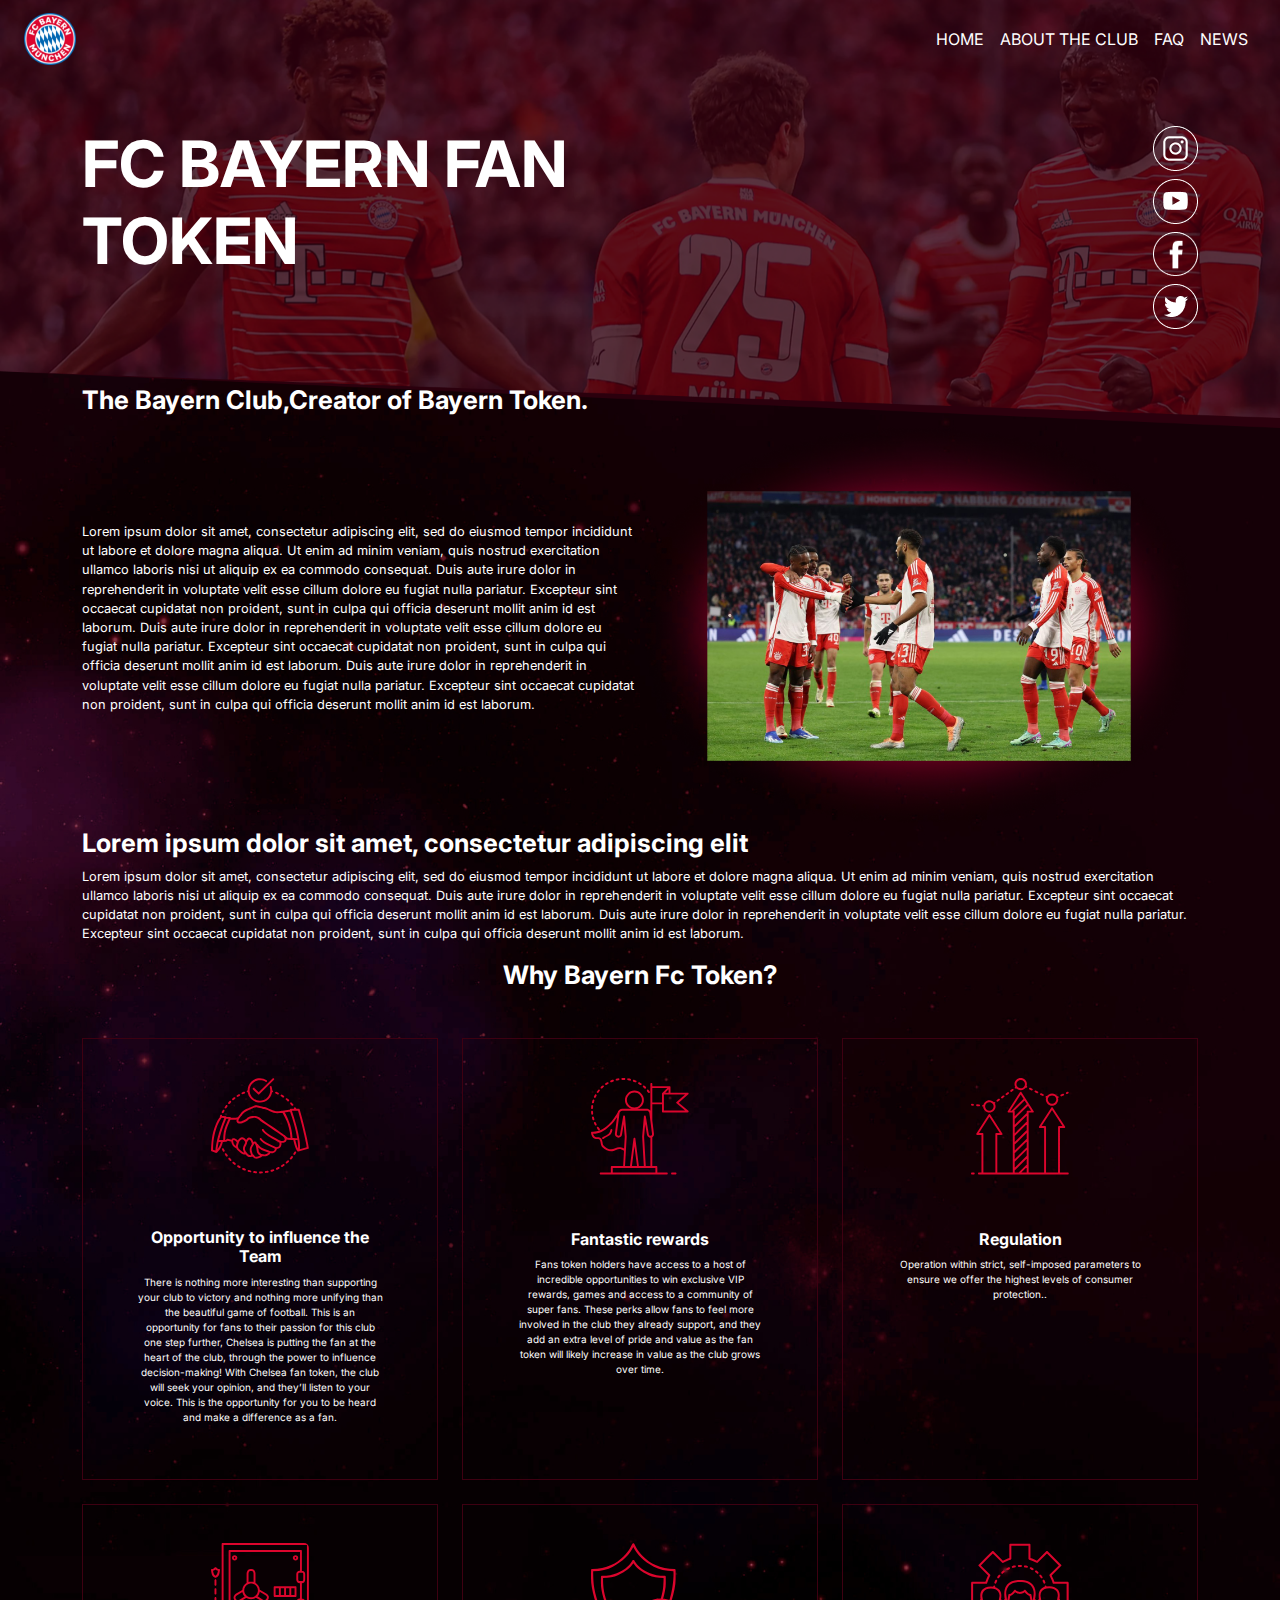
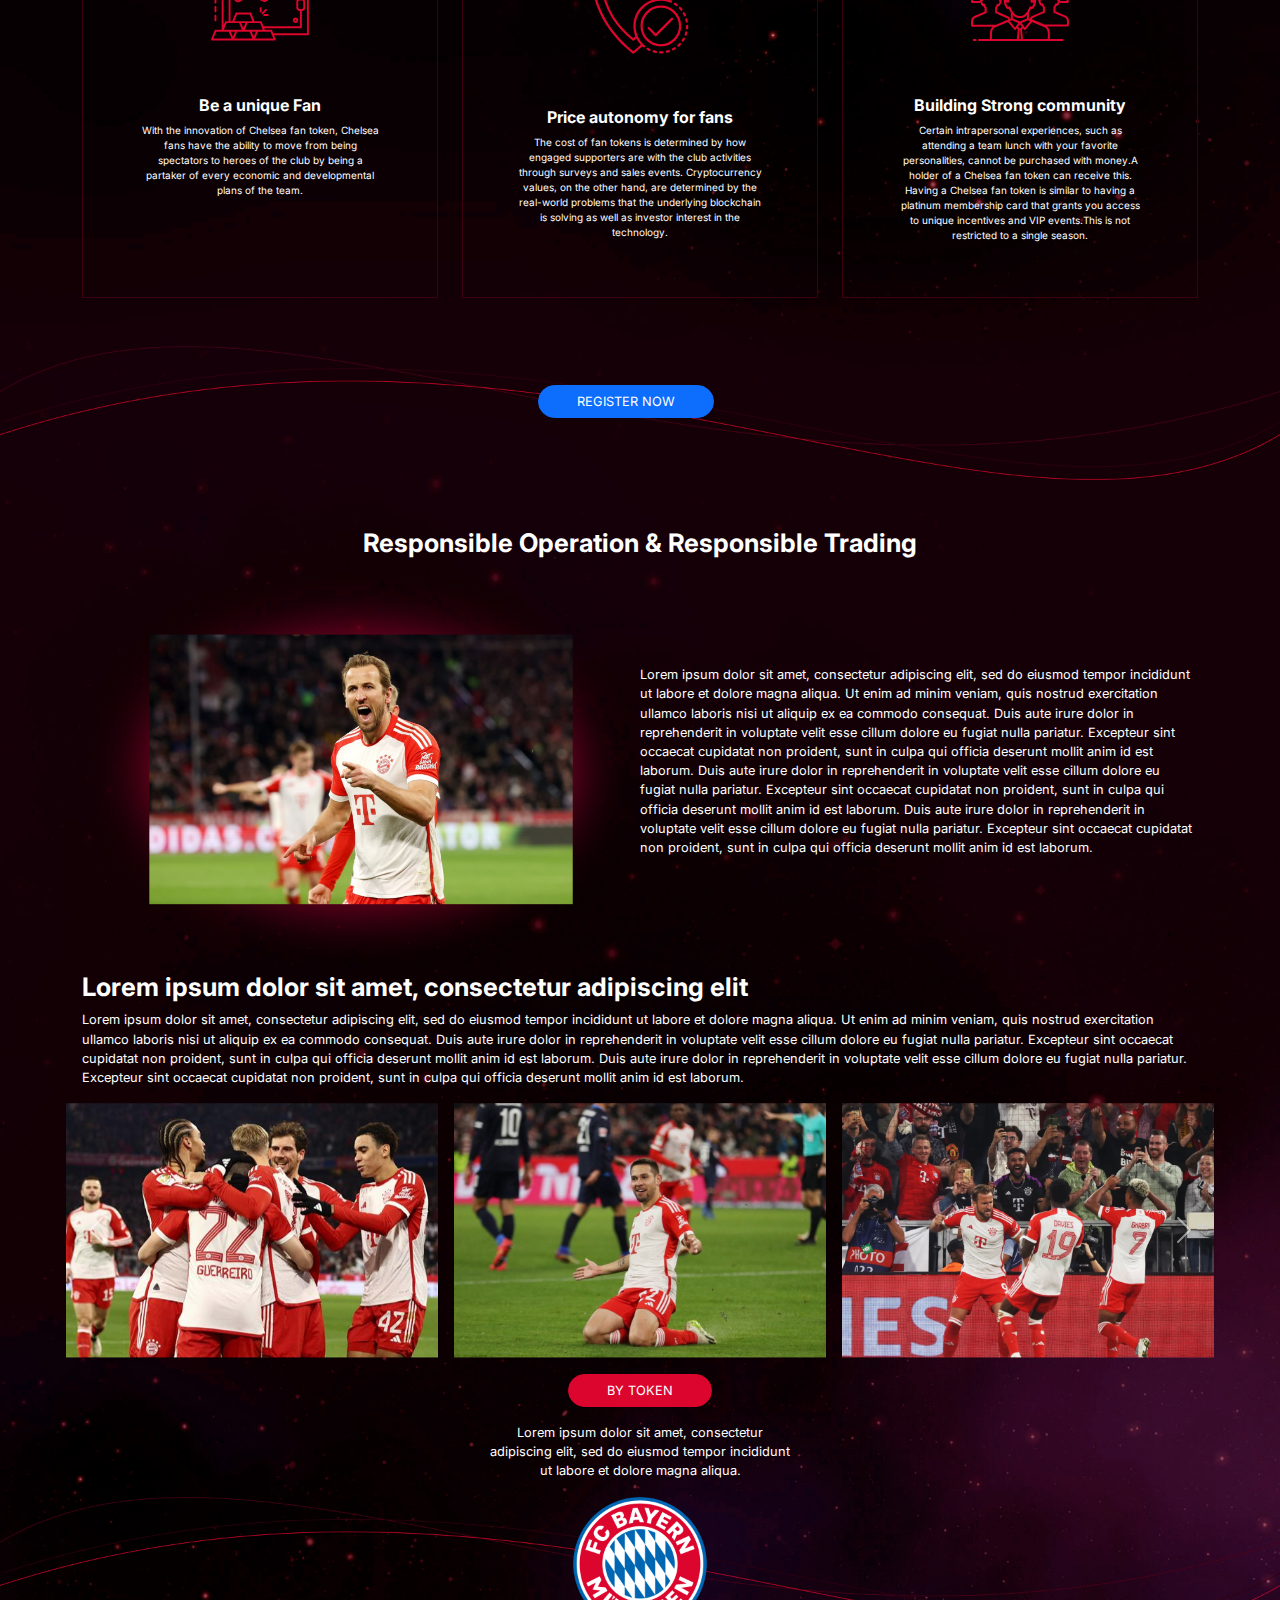
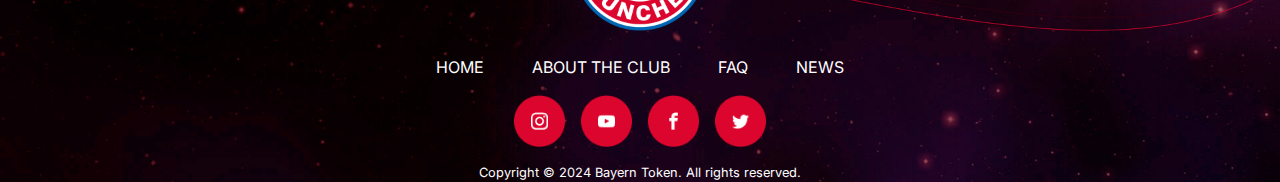
<file: about.html>
<!DOCTYPE html>
<html lang="en">
<head>
    <meta charset="UTF-8">
    <meta name="viewport" content="width=device-width, initial-scale=1.0">

    <link rel="stylesheet" href="bootstrap.css">
    <link rel="stylesheet" href="style.css">

    <link rel="preconnect" href="https://fonts.googleapis.com">
    <link rel="preconnect" href="https://fonts.gstatic.com" crossorigin>
    <link href="https://fonts.googleapis.com/css2?family=Eczar:wght@400..800&family=Inter:ital,opsz,wght@0,14..32,100..900;1,14..32,100..900&family=Montserrat+Alternates:ital,wght@0,100;0,200;0,300;0,400;0,500;0,600;0,700;0,800;0,900;1,100;1,200;1,300;1,400;1,500;1,600;1,700;1,800;1,900&display=swap" rel="stylesheet">

    <title>About the Club</title>
</head>
<body class="about">
  <div class="container-fluid ">
    <nav class="navbar navbar-expand-lg">
      <div class="d-flex container-fluid justify-content-between">
        <a class="navbar-brand" href="index.html">
          <img src="img/logo.png" alt="logo">
        </a>
        <button class="navbar-toggler" type="button" data-bs-toggle="collapse" data-bs-target="#navbarNav" aria-controls="navbarNav" aria-expanded="false" aria-label="Переключатель навигации">
          <img class="navbar-toggler-icon" src="img/menu.svg">
        </button>
        <div class="collapse navbar-collapse justify-content-end" id="navbarNav">
          <ul class="navbar-nav">
            <li class="nav-item">
              <a class="nav-link" aria-current="page" href="index.html">HOME</a>
            </li>
            <li class="nav-item">
              <a class="nav-link" href="about.html">ABOUT THE CLUB</a>
            </li>
            <li class="nav-item">
              <a class="nav-link red" href="FAQ.html">FAQ</a>
            </li>
            <li class="nav-item">
              <a class="nav-link red" href="news.html">NEWS</a>
            </li>
          </ul>
        </div>
      </div>
    </nav>
  </div>
  
  <div class="container-fluid d-flex align-items-center mt-5 mb-5">
    <div class="container" id="main">
      <div class="row">
        <div class="col-6">
          <h1>FC BAYERN FAN TOKEN</h1>
        </div>
        <div class="col d-flex justify-content-end align-items-center">
          <div class="d-flex flex-column">
            <img src="img/instagram.png" width="30" class="mb-2 media">
            <img src="img/youtube.png"  width="30" class="mb-2 media">
            <img src="img/facebook.png"  width="30" class="mb-2 media">
            <img src="img/twitter.png"  width="30" class="mb-2 media">
          </div>
        </div>
      </div>
    </div>
  </div>

  <div class="container">
    <h5>The Bayern Club,Creator of Bayern Token.</h5>
    <div class="d-flex align-items-center">
      <p class="col">Lorem ipsum dolor sit amet, consectetur adipiscing elit, sed do eiusmod tempor incididunt ut labore et dolore magna aliqua. Ut enim ad minim veniam, quis nostrud exercitation ullamco laboris nisi ut aliquip ex ea commodo consequat. Duis aute irure dolor in reprehenderit in voluptate velit esse cillum dolore eu fugiat nulla pariatur. Excepteur sint occaecat cupidatat non proident, sunt in culpa qui officia deserunt mollit anim id est laborum.

      Duis aute irure dolor in reprehenderit in voluptate velit esse cillum dolore eu fugiat nulla pariatur. Excepteur sint occaecat cupidatat non proident, sunt in culpa qui officia deserunt mollit anim id est laborum.
      
      Duis aute irure dolor in reprehenderit in voluptate velit esse cillum dolore eu fugiat nulla pariatur. Excepteur sint occaecat cupidatat non proident, sunt in culpa qui officia deserunt mollit anim id est laborum.</p>
      <img src="img/BayernClub.png" class="col-6">
    </div>
  </div>

  <div class="container">
    <h5>Lorem ipsum dolor sit amet, consectetur adipiscing elit</h5>
    <p>Lorem ipsum dolor sit amet, consectetur adipiscing elit, sed do eiusmod tempor incididunt ut labore et dolore magna aliqua. Ut enim ad minim veniam, quis nostrud exercitation ullamco laboris nisi ut aliquip ex ea commodo consequat. Duis aute irure dolor in reprehenderit in voluptate velit esse cillum dolore eu fugiat nulla pariatur. Excepteur sint occaecat cupidatat non proident, sunt in culpa qui officia deserunt mollit anim id est laborum.

      Duis aute irure dolor in reprehenderit in voluptate velit esse cillum dolore eu fugiat nulla pariatur. Excepteur sint occaecat cupidatat non proident, sunt in culpa qui officia deserunt mollit anim id est laborum.</p>
  </div>

  <h5 class="text-center">Why Bayern Fc Token?</h5>

  <div class="container mb-5 mt-5">
    <div class="row row-cols-1 row-cols-md-3 g-4">
      <div class="col">
        <div class="card h-100 clear">
          <img src="img/card1.svg" class="card-img-top" alt="...">
          <div class="card-body">
            <h5 class="card-title text-center">Opportunity to influence the Team</h5>
            <p class="card-text text-center">There is nothing more interesting than
              supporting your club to victory and nothing
              more unifying than the beautiful game of
              football. This is an opportunity for fans to their
              passion for this club one step further, Chelsea is
              putting the fan at the heart of the club, through
              the power to influence decision-making! With
              Chelsea fan token, the club will seek your
              opinion, and they’ll listen to your voice. This is
              the opportunity for you to be heard and make a
              difference as a fan.</p>
          </div>
        </div>
      </div>
      <div class="col">
        <div class="card h-100 clear">
          <img src="img/card2.svg" class="card-img-top" alt="...">
          <div class="card-body">
            <h5 class="card-title text-center">Fantastic rewards</h5>
            <p class="card-text text-center">Fans token holders have access to a host of
              incredible opportunities to win exclusive VIP
              rewards, games and access to a community of
              super fans. These perks allow fans to feel more
              involved in the club they already support, and
              they add an extra level of pride and value as the
              fan token will likely increase in value as the club
              grows over time.</p>
          </div>
        </div>
      </div>
      <div class="col">
        <div class="card h-100 clear">
          <img src="img/card3.svg" class="card-img-top" alt="...">
          <div class="card-body">
            <h5 class="card-title text-center">Regulation</h5>
            <p class="card-text text-center">Operation within strict, self-imposed
              parameters to ensure we offer the highest
              levels of consumer protection..</p>
          </div>
        </div>
      </div>
      <div class="col">
        <div class="card h-100 clear">
          <img src="img/card4.svg" class="card-img-top" alt="...">
          <div class="card-body">
            <h5 class="card-title text-center">Be a unique Fan</h5>
            <p class="card-text text-center">With the innovation of Chelsea fan token,
              Chelsea fans have the ability to move from
              being spectators to heroes of the club by being
              a partaker of every economic and
              developmental plans of the team.</p>
          </div>
        </div>
      </div>
      <div class="col">
        <div class="card h-100 clear">
          <img src="img/card5.svg" class="card-img-top" alt="...">
          <div class="card-body">
            <h5 class="card-title text-center">Price autonomy for fans</h5>
            <p class="card-text text-center">The cost of fan tokens is determined by how
              engaged supporters are with the club activities
              through surveys and sales events.
              Cryptocurrency values, on the other hand, are
              determined by the real-world problems that the
              underlying blockchain is solving as well as
              investor interest in the technology.</p>
          </div>
        </div>
      </div>
      <div class="col">
        <div class="card h-100 clear">
          <img src="img/card6.svg" class="card-img-top" alt="...">
          <div class="card-body">
            <h5 class="card-title text-center">Building Strong community</h5>
            <p class="card-text text-center">Certain intrapersonal experiences, such as
              attending a team lunch with your favorite
              personalities, cannot be purchased with
              money.A holder of a Chelsea fan token can
              receive this. Having a Chelsea fan token is
              similar to having a platinum membership card
              that grants you access to unique incentives and
              VIP events.This is not restricted to a single
              season.</p>
          </div>
        </div>
      </div>
    </div>
  </div>

  <div class="text-center position-relative">
    <img src="img/registerNow.png">
    <a class="btn btn-primary register" href="signUp.html" role="button">REGISTER NOW</a>
  </div>

  <h5 class="text-center mt-5">Responsible Operation & Responsible Trading</h5> 

  <div class=" container d-flex align-items-center">
    <img src="img/Responsible.png" class="col-6">
    <p class="col">Lorem ipsum dolor sit amet, consectetur adipiscing elit, sed do eiusmod tempor incididunt ut labore et dolore magna aliqua. Ut enim ad minim veniam, quis nostrud exercitation ullamco laboris nisi ut aliquip ex ea commodo consequat. Duis aute irure dolor in reprehenderit in voluptate velit esse cillum dolore eu fugiat nulla pariatur. Excepteur sint occaecat cupidatat non proident, sunt in culpa qui officia deserunt mollit anim id est laborum.

      Duis aute irure dolor in reprehenderit in voluptate velit esse cillum dolore eu fugiat nulla pariatur. Excepteur sint occaecat cupidatat non proident, sunt in culpa qui officia deserunt mollit anim id est laborum.
      
      Duis aute irure dolor in reprehenderit in voluptate velit esse cillum dolore eu fugiat nulla pariatur. Excepteur sint occaecat cupidatat non proident, sunt in culpa qui officia deserunt mollit anim id est laborum.</p>
  </div>

  <div class="container">
    <h5>Lorem ipsum dolor sit amet, consectetur adipiscing elit</h5>
    <p>Lorem ipsum dolor sit amet, consectetur adipiscing elit, sed do eiusmod tempor incididunt ut labore et dolore magna aliqua. Ut enim ad minim veniam, quis nostrud exercitation ullamco laboris nisi ut aliquip ex ea commodo consequat. Duis aute irure dolor in reprehenderit in voluptate velit esse cillum dolore eu fugiat nulla pariatur. Excepteur sint occaecat cupidatat non proident, sunt in culpa qui officia deserunt mollit anim id est laborum.

      Duis aute irure dolor in reprehenderit in voluptate velit esse cillum dolore eu fugiat nulla pariatur. Excepteur sint occaecat cupidatat non proident, sunt in culpa qui officia deserunt mollit anim id est laborum.</p>
  </div>

  <div id="carouselExampleAutoplaying" class="carousel slide mb-3" data-bs-ride="carousel">
    <div class="carousel-inner">
      <div class="carousel-item active">
        <div class="container d-flex justify-content-center">
          <img src="img/carusel1.png" class="col-4 ms-2 me-2">
          <img src="img/carusel2.png" class="col-4  ms-2 me-2" >
          <img src="img/carusel3.png" class="col-4  ms-2 me-2">
        </div>
      </div>
      <div class="carousel-item">
        <div class="container d-flex justify-content-center">
          <img src="img/carusel1.png" class="col-4 ms-2 me-2">
          <img src="img/carusel2.png" class="col-4  ms-2 me-2" >
          <img src="img/carusel3.png" class="col-4  ms-2 me-2">
        </div>
      </div>
      <div class="carousel-item">
        <div class="container d-flex justify-content-center">
          <img src="img/carusel1.png" class="col-4 ms-2 me-2">
          <img src="img/carusel2.png" class="col-4  ms-2 me-2" >
          <img src="img/carusel3.png" class="col-4  ms-2 me-2">
        </div>
      </div>
    </div>
    <button class="carousel-control-prev" type="button" data-bs-target="#carouselExampleAutoplaying" data-bs-slide="prev">
      <span class="carousel-control-prev-icon" aria-hidden="true"></span>
      <span class="visually-hidden">Предыдущий</span>
    </button>
    <button class="carousel-control-next" type="button" data-bs-target="#carouselExampleAutoplaying" data-bs-slide="next">
      <span class="carousel-control-next-icon" aria-hidden="true"></span>
      <span class="visually-hidden">Следующий</span>
    </button>
  </div>

  <div class="text-center">
    <a class="btn btn-danger mb-3" href="#" role="button">BY TOKEN</a>
    <p>Lorem ipsum dolor sit amet, consectetur <br> adipiscing elit, sed do eiusmod tempor incididunt <br> ut labore et dolore magna aliqua.</p>
  </div>

  <a class="footer" href="index.html">
    <img src="img/footer.png" alt="logo">
  </a>

  <footer class="container-fluid mt-4">
    <div class="d-flex justify-content-center mb-3">
      <a class="nav-link me-5" aria-current="page" href="index.html">HOME</a>
      <a class="nav-link me-5" href="about.html">ABOUT THE CLUB</a>
      <a class="nav-link me-5" href="FAQ.html">FAQ</a>
      <a class="nav-link" href="news.html">NEWS</a>
    </div>

    <div class="d-flex justify-content-center mb-3">
      <a class="" href="#">
        <img src="img/inst.png" class="me-3">
      </a>
      <a class="" href="#">
        <img src="img/youtubeRed.png" class="me-3">
      </a>
      <a class="" href="#">
        <img src="img/facebookred.png" class="me-3">
      </a>
      <a class="" href="#">
        <img src="img/twitterRed.png">
      </a>
    </div>

    <div class="d-flex justify-content-center">
      <span>Copyright © 2024 Bayern Token. All rights reserved.</span>
    </div>
    

  </footer>
  
  <script src="bootstrap.js"></script>
</body>
</html>
</file>
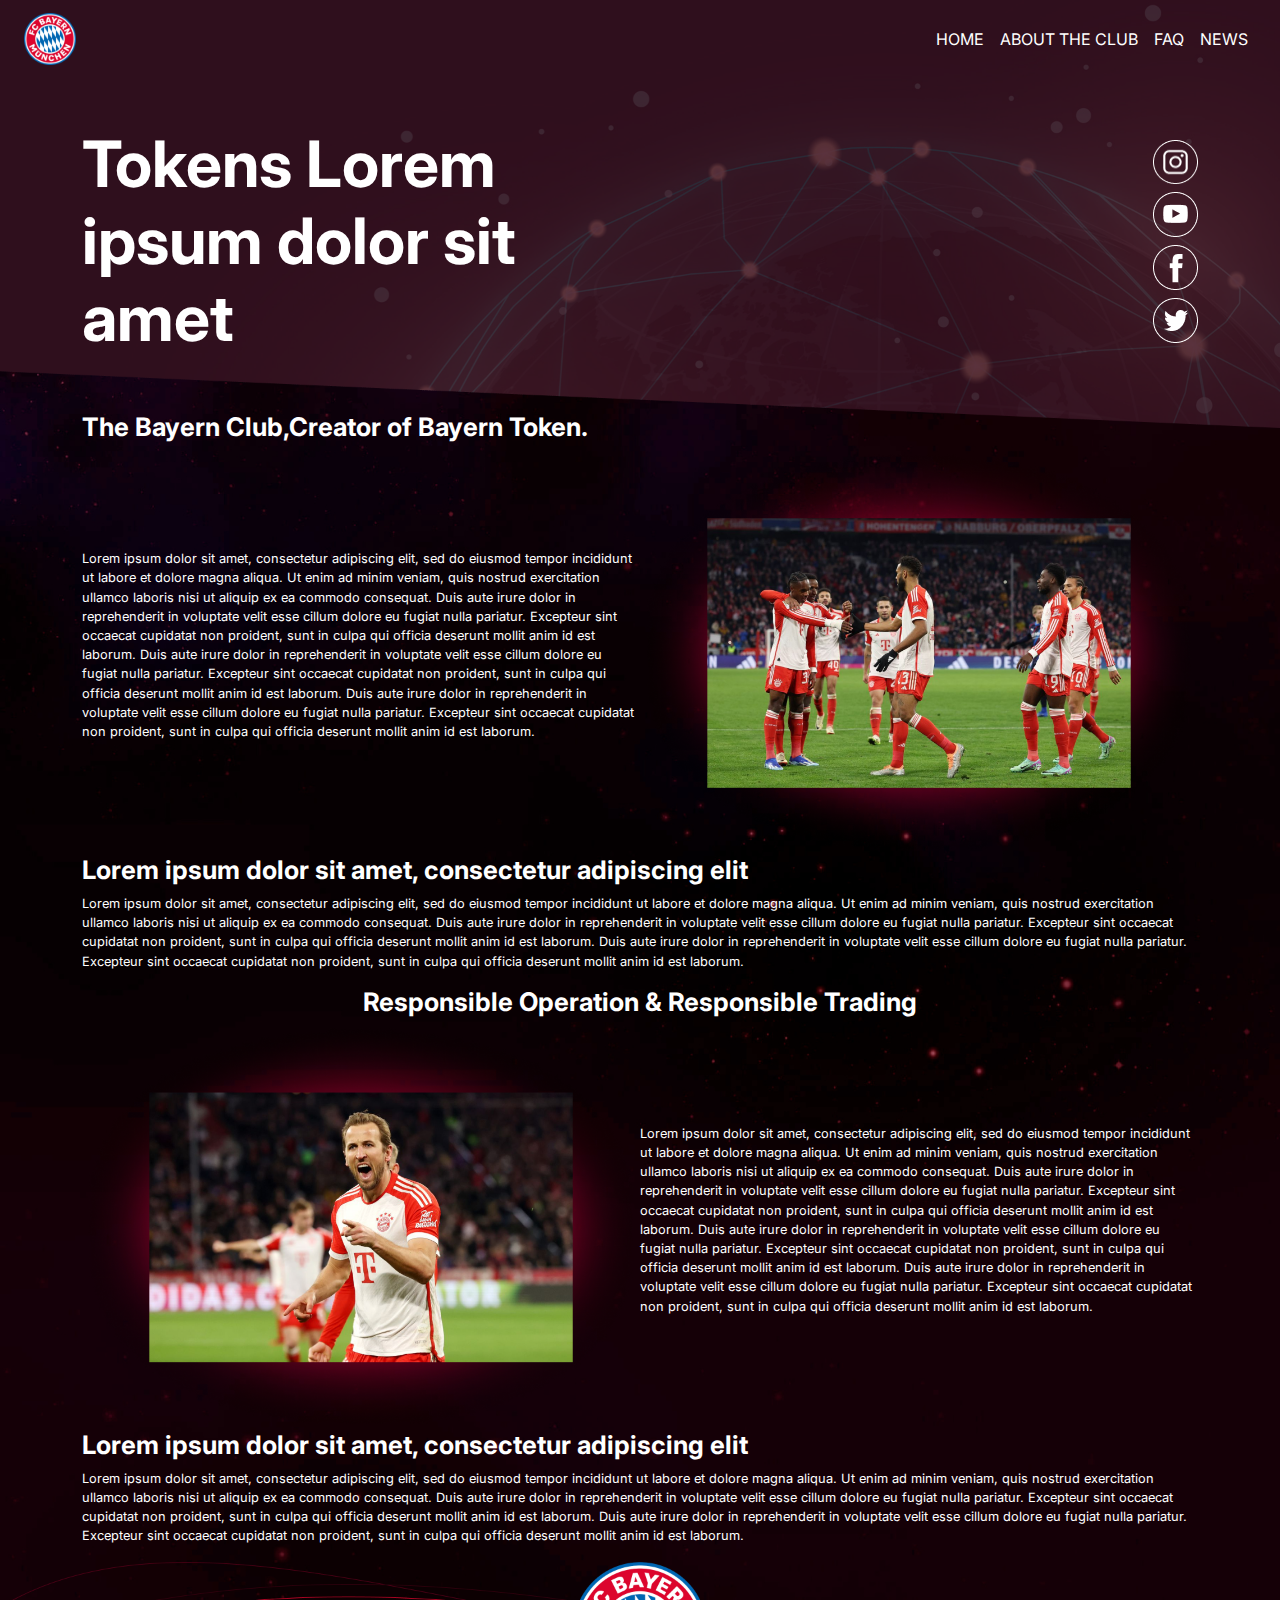
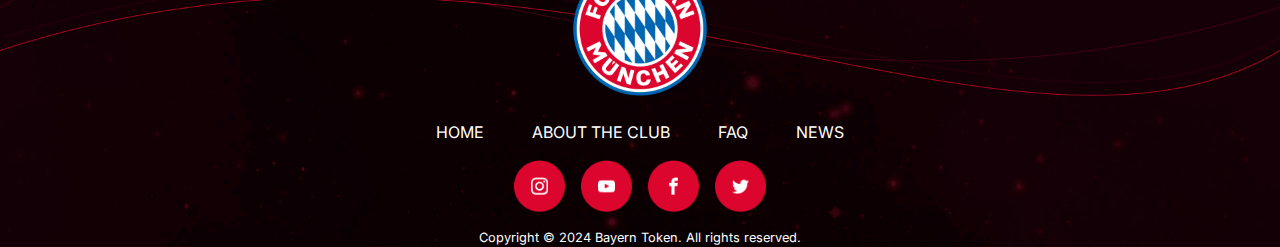
<file: article.html>
<!DOCTYPE html>
<html lang="en">
<head>
    <meta charset="UTF-8">
    <meta name="viewport" content="width=device-width, initial-scale=1.0">

    <link rel="stylesheet" href="bootstrap.css">
    <link rel="stylesheet" href="style.css">

    <link rel="preconnect" href="https://fonts.googleapis.com">
    <link rel="preconnect" href="https://fonts.gstatic.com" crossorigin>
    <link href="https://fonts.googleapis.com/css2?family=Eczar:wght@400..800&family=Inter:ital,opsz,wght@0,14..32,100..900;1,14..32,100..900&family=Montserrat+Alternates:ital,wght@0,100;0,200;0,300;0,400;0,500;0,600;0,700;0,800;0,900;1,100;1,200;1,300;1,400;1,500;1,600;1,700;1,800;1,900&display=swap" rel="stylesheet">

    <title>Article</title>
</head>
<body class="article">

  <div class="container-fluid ">
    <nav class="navbar navbar-expand-lg">
      <div class="d-flex container-fluid justify-content-between">
        <a class="navbar-brand" href="index.html">
          <img src="img/logo.png" alt="logo">
        </a>
        <button class="navbar-toggler" type="button" data-bs-toggle="collapse" data-bs-target="#navbarNav" aria-controls="navbarNav" aria-expanded="false" aria-label="Переключатель навигации">
          <img class="navbar-toggler-icon" src="img/menu.svg">
        </button>
        <div class="collapse navbar-collapse justify-content-end" id="navbarNav">
          <ul class="navbar-nav">
            <li class="nav-item">
              <a class="nav-link" aria-current="page" href="index.html">HOME</a>
            </li>
            <li class="nav-item">
              <a class="nav-link" href="about.html">ABOUT THE CLUB</a>
            </li>
            <li class="nav-item">
              <a class="nav-link red" href="FAQ.html">FAQ</a>
            </li>
            <li class="nav-item">
              <a class="nav-link red" href="news.html">NEWS</a>
            </li>
          </ul>
        </div>
      </div>
    </nav>
  </div>
  
  <div class="container-fluid d-flex align-items-center mt-5 mb-5">
    <div class="container" id="main">
      <div class="row">
        <div class="col-6">
          <h1>Tokens Lorem ipsum dolor sit amet</h1>
        </div>
        <div class="col d-flex justify-content-end align-items-center">
          <div class="d-flex flex-column">
            <img src="img/instagram.png" width="30" class="mb-2 media">
            <img src="img/youtube.png"  width="30" class="mb-2 media">
            <img src="img/facebook.png"  width="30" class="mb-2 media">
            <img src="img/twitter.png"  width="30" class="mb-2 media">
          </div>
        </div>
      </div>
    </div>
  </div>

    <div class="container">
        <h5>The Bayern Club,Creator of Bayern Token.</h5>
        <div class="d-flex align-items-center">
          <p class="col">Lorem ipsum dolor sit amet, consectetur adipiscing elit, sed do eiusmod tempor incididunt ut labore et dolore magna aliqua. Ut enim ad minim veniam, quis nostrud exercitation ullamco laboris nisi ut aliquip ex ea commodo consequat. Duis aute irure dolor in reprehenderit in voluptate velit esse cillum dolore eu fugiat nulla pariatur. Excepteur sint occaecat cupidatat non proident, sunt in culpa qui officia deserunt mollit anim id est laborum.
    
          Duis aute irure dolor in reprehenderit in voluptate velit esse cillum dolore eu fugiat nulla pariatur. Excepteur sint occaecat cupidatat non proident, sunt in culpa qui officia deserunt mollit anim id est laborum.
          
          Duis aute irure dolor in reprehenderit in voluptate velit esse cillum dolore eu fugiat nulla pariatur. Excepteur sint occaecat cupidatat non proident, sunt in culpa qui officia deserunt mollit anim id est laborum.</p>
          <img src="img/BayernClub.png" class="col-6">
        </div>
    </div>

    <div class="container">
        <h5>Lorem ipsum dolor sit amet, consectetur adipiscing elit</h5>
        <p>Lorem ipsum dolor sit amet, consectetur adipiscing elit, sed do eiusmod tempor incididunt ut labore et dolore magna aliqua. Ut enim ad minim veniam, quis nostrud exercitation ullamco laboris nisi ut aliquip ex ea commodo consequat. Duis aute irure dolor in reprehenderit in voluptate velit esse cillum dolore eu fugiat nulla pariatur. Excepteur sint occaecat cupidatat non proident, sunt in culpa qui officia deserunt mollit anim id est laborum.
    
          Duis aute irure dolor in reprehenderit in voluptate velit esse cillum dolore eu fugiat nulla pariatur. Excepteur sint occaecat cupidatat non proident, sunt in culpa qui officia deserunt mollit anim id est laborum.</p>
    </div>

    <h5 class="text-center">Responsible Operation & Responsible Trading</h5> 

    <div class=" container d-flex align-items-center">
        <img src="img/Responsible.png" class="col-6">
        <p class="col">Lorem ipsum dolor sit amet, consectetur adipiscing elit, sed do eiusmod tempor incididunt ut labore et dolore magna aliqua. Ut enim ad minim veniam, quis nostrud exercitation ullamco laboris nisi ut aliquip ex ea commodo consequat. Duis aute irure dolor in reprehenderit in voluptate velit esse cillum dolore eu fugiat nulla pariatur. Excepteur sint occaecat cupidatat non proident, sunt in culpa qui officia deserunt mollit anim id est laborum.

        Duis aute irure dolor in reprehenderit in voluptate velit esse cillum dolore eu fugiat nulla pariatur. Excepteur sint occaecat cupidatat non proident, sunt in culpa qui officia deserunt mollit anim id est laborum.
        
        Duis aute irure dolor in reprehenderit in voluptate velit esse cillum dolore eu fugiat nulla pariatur. Excepteur sint occaecat cupidatat non proident, sunt in culpa qui officia deserunt mollit anim id est laborum.</p>
    </div>

    <div class="container">
        <h5>Lorem ipsum dolor sit amet, consectetur adipiscing elit</h5>
        <p>Lorem ipsum dolor sit amet, consectetur adipiscing elit, sed do eiusmod tempor incididunt ut labore et dolore magna aliqua. Ut enim ad minim veniam, quis nostrud exercitation ullamco laboris nisi ut aliquip ex ea commodo consequat. Duis aute irure dolor in reprehenderit in voluptate velit esse cillum dolore eu fugiat nulla pariatur. Excepteur sint occaecat cupidatat non proident, sunt in culpa qui officia deserunt mollit anim id est laborum.

        Duis aute irure dolor in reprehenderit in voluptate velit esse cillum dolore eu fugiat nulla pariatur. Excepteur sint occaecat cupidatat non proident, sunt in culpa qui officia deserunt mollit anim id est laborum.</p>
    </div>

    <a class="footer" href="index.html">
      <img src="img/footer.png" alt="logo">
    </a>
  
    <footer class="container-fluid mt-4">
      <div class="d-flex justify-content-center mb-3">
        <a class="nav-link me-5" aria-current="page" href="index.html">HOME</a>
        <a class="nav-link me-5" href="about.html">ABOUT THE CLUB</a>
        <a class="nav-link me-5" href="FAQ.html">FAQ</a>
        <a class="nav-link" href="news.html">NEWS</a>
      </div>
  
      <div class="d-flex justify-content-center mb-3">
        <a class="" href="#">
          <img src="img/inst.png" class="me-3">
        </a>
        <a class="" href="#">
          <img src="img/youtubeRed.png" class="me-3">
        </a>
        <a class="" href="#">
          <img src="img/facebookred.png" class="me-3">
        </a>
        <a class="" href="#">
          <img src="img/twitterRed.png">
        </a>
      </div>
  
      <div class="d-flex justify-content-center">
        <span>Copyright © 2024 Bayern Token. All rights reserved.</span>
      </div>
      
  
    </footer>
    
    <script src="bootstrap.js"></script>
</body>
</html>
</file>
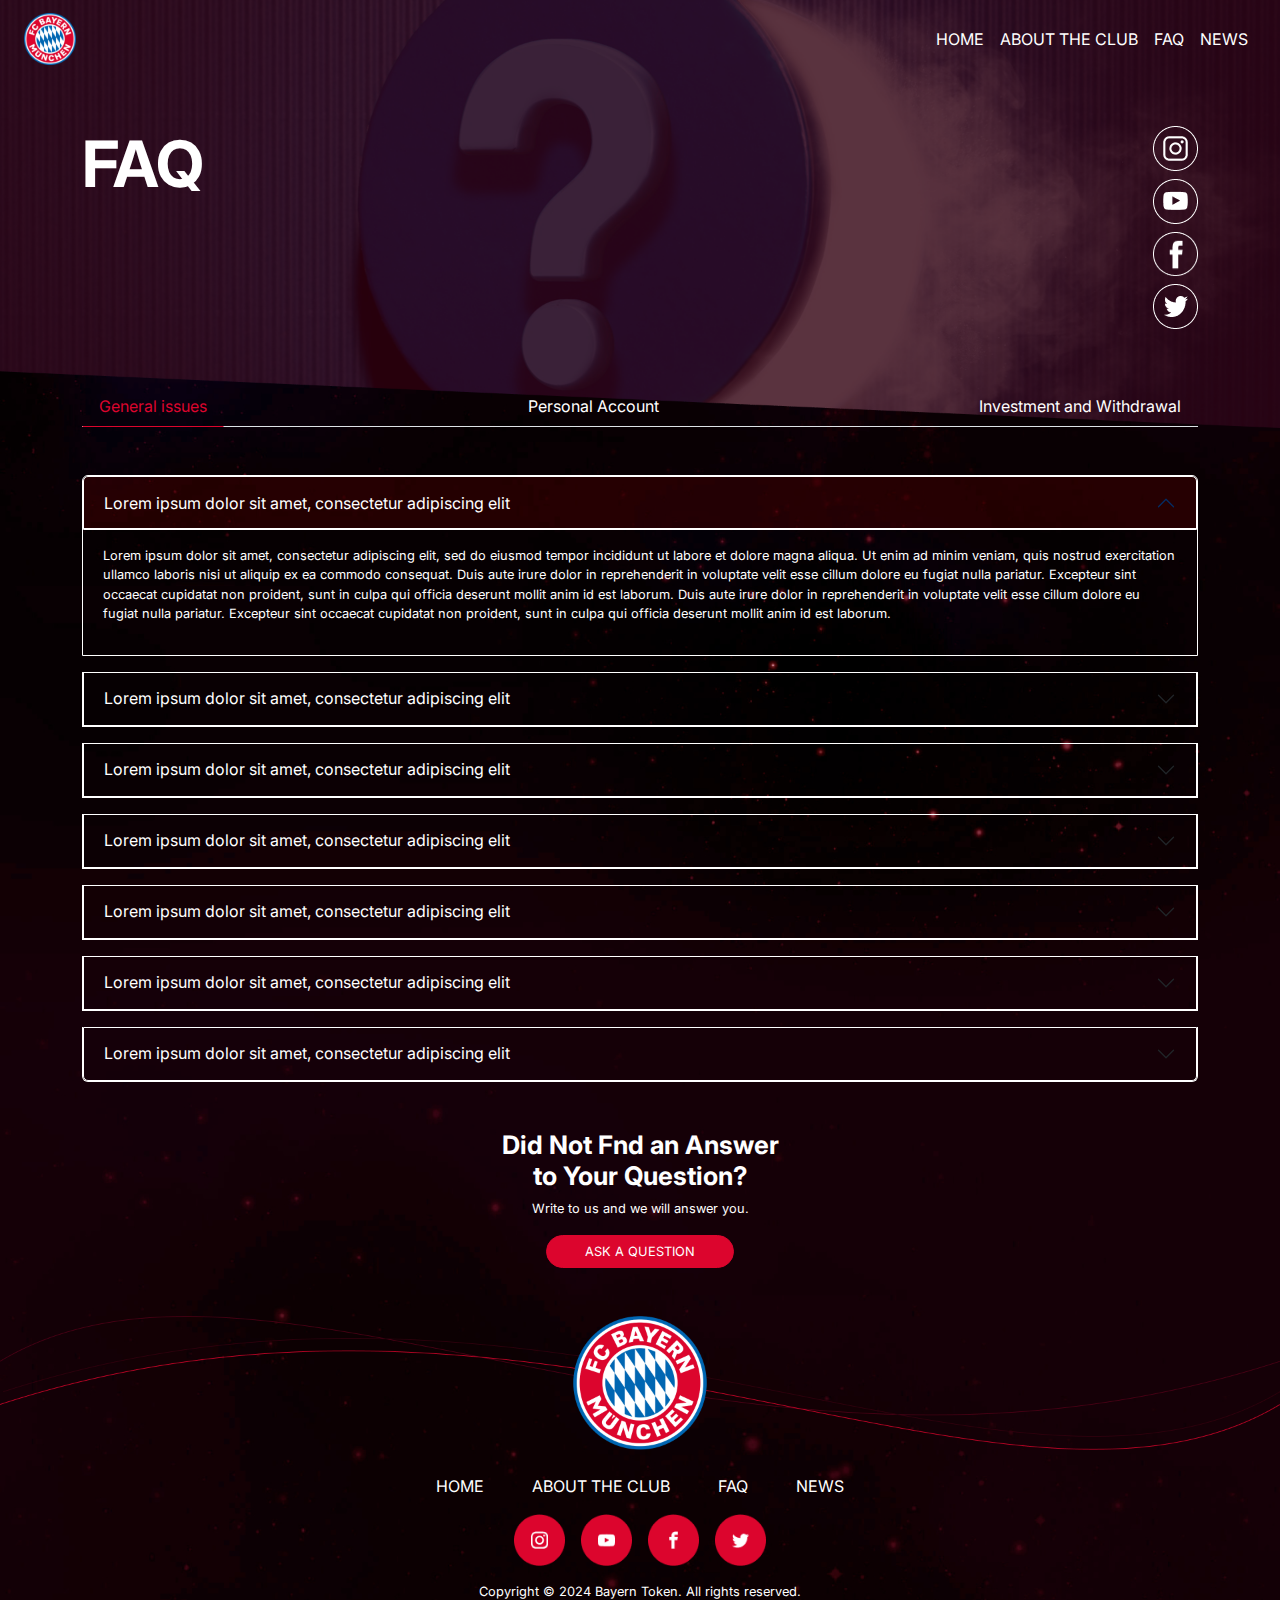
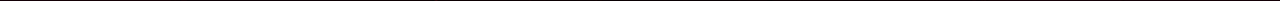
<file: FAQ.html>
<!DOCTYPE html>
<html lang="en">
<head>
    <meta charset="UTF-8">
    <meta name="viewport" content="width=device-width, initial-scale=1.0">

    <link rel="stylesheet" href="bootstrap.css">
    <link rel="stylesheet" href="style.css">

    <link rel="preconnect" href="https://fonts.googleapis.com">
    <link rel="preconnect" href="https://fonts.gstatic.com" crossorigin>
    <link href="https://fonts.googleapis.com/css2?family=Eczar:wght@400..800&family=Inter:ital,opsz,wght@0,14..32,100..900;1,14..32,100..900&family=Montserrat+Alternates:ital,wght@0,100;0,200;0,300;0,400;0,500;0,600;0,700;0,800;0,900;1,100;1,200;1,300;1,400;1,500;1,600;1,700;1,800;1,900&display=swap" rel="stylesheet">

    <title>FAQ</title>
</head>
<body class="faq">

  <div class="container-fluid ">
    <nav class="navbar navbar-expand-lg">
      <div class="d-flex container-fluid justify-content-between">
        <a class="navbar-brand" href="index.html">
          <img src="img/logo.png" alt="logo">
        </a>
        <button class="navbar-toggler" type="button" data-bs-toggle="collapse" data-bs-target="#navbarNav" aria-controls="navbarNav" aria-expanded="false" aria-label="Переключатель навигации">
          <img class="navbar-toggler-icon" src="img/menu.svg">
        </button>
        <div class="collapse navbar-collapse justify-content-end" id="navbarNav">
          <ul class="navbar-nav">
            <li class="nav-item">
              <a class="nav-link" aria-current="page" href="index.html">HOME</a>
            </li>
            <li class="nav-item">
              <a class="nav-link" href="about.html">ABOUT THE CLUB</a>
            </li>
            <li class="nav-item">
              <a class="nav-link red" href="FAQ.html">FAQ</a>
            </li>
            <li class="nav-item">
              <a class="nav-link red" href="news.html">NEWS</a>
            </li>
          </ul>
        </div>
      </div>
    </nav>
  </div>
  
  <div class="container-fluid d-flex align-items-center mt-5 mb-5">
    <div class="container" id="main">
      <div class="row">
        <div class="col-6">
          <h1>FAQ</h1>
        </div>
        <div class="col d-flex justify-content-end align-items-center">
          <div class="d-flex flex-column">
            <img src="img/instagram.png" width="30" class="mb-2 media">
            <img src="img/youtube.png"  width="30" class="mb-2 media">
            <img src="img/facebook.png"  width="30" class="mb-2 media">
            <img src="img/twitter.png"  width="30" class="mb-2 media">
          </div>
        </div>
      </div>
    </div>
  </div>

    <div class="container mb-5">
        <nav class="">
            <div class="nav nav-tabs d-flex justify-content-between mb-5" id="nav-tab" role="tablist">
                <button class="nav-link active" id="nav-home-tab" data-bs-toggle="tab" data-bs-target="#nav-home" type="button" role="tab" aria-controls="nav-home" aria-selected="true">General issues</button>
                <button class="nav-link" id="nav-profile-tab" data-bs-toggle="tab" data-bs-target="#nav-profile" type="button" role="tab" aria-controls="nav-profile" aria-selected="false">Personal Account</button>
                <button class="nav-link" id="nav-contact-tab" data-bs-toggle="tab" data-bs-target="#nav-contact" type="button" role="tab" aria-controls="nav-contact" aria-selected="false">Investment and Withdrawal</button>
            </div>
        </nav>
        <div class="tab-content" id="nav-tabContent">
            <div class="tab-pane fade show active" id="nav-home" role="tabpanel" aria-labelledby="nav-home-tab" tabindex="0">
                <div class="accordion" id="accordionExample">
                    <div class="accordion-item mb-3">
                      <h2 class="accordion-header">
                        <button class="accordion-button" type="button" data-bs-toggle="collapse" data-bs-target="#collapseOne" aria-expanded="false" aria-controls="collapseOne">
                            Lorem ipsum dolor sit amet, consectetur adipiscing elit
                        </button>
                      </h2>
                      <div id="collapseOne" class="accordion-collapse collapse show" data-bs-parent="#accordionExample">
                        <div class="accordion-body">
                          <p>Lorem ipsum dolor sit amet, consectetur adipiscing elit, sed do eiusmod tempor incididunt ut labore et dolore magna aliqua. Ut enim ad minim veniam, quis nostrud exercitation ullamco laboris nisi ut aliquip ex ea commodo consequat. Duis aute irure dolor in reprehenderit in voluptate velit esse cillum dolore eu fugiat nulla pariatur. Excepteur sint occaecat cupidatat non proident, sunt in culpa qui officia deserunt mollit anim id est laborum.

                            Duis aute irure dolor in reprehenderit in voluptate velit esse cillum dolore eu fugiat nulla pariatur. Excepteur sint occaecat cupidatat non proident, sunt in culpa qui officia deserunt mollit anim id est laborum.</p>
                        </div>
                      </div>
                    </div>
                    <div class="accordion-item mb-3">
                      <h2 class="accordion-header">
                        <button class="accordion-button collapsed" type="button" data-bs-toggle="collapse" data-bs-target="#collapseTwo" aria-expanded="false" aria-controls="collapseTwo">
                            Lorem ipsum dolor sit amet, consectetur adipiscing elit
                        </button>
                      </h2>
                      <div id="collapseTwo" class="accordion-collapse collapse" data-bs-parent="#accordionExample">
                        <div class="accordion-body">
                            <p>Lorem ipsum dolor sit amet, consectetur adipiscing elit, sed do eiusmod tempor incididunt ut labore et dolore magna aliqua. Ut enim ad minim veniam, quis nostrud exercitation ullamco laboris nisi ut aliquip ex ea commodo consequat. Duis aute irure dolor in reprehenderit in voluptate velit esse cillum dolore eu fugiat nulla pariatur. Excepteur sint occaecat cupidatat non proident, sunt in culpa qui officia deserunt mollit anim id est laborum.

                            Duis aute irure dolor in reprehenderit in voluptate velit esse cillum dolore eu fugiat nulla pariatur. Excepteur sint occaecat cupidatat non proident, sunt in culpa qui officia deserunt mollit anim id est laborum.</p>
                        </div>
                      </div>
                    </div>
                    <div class="accordion-item mb-3">
                      <h2 class="accordion-header">
                        <button class="accordion-button collapsed" type="button" data-bs-toggle="collapse" data-bs-target="#collapseThree" aria-expanded="false" aria-controls="collapseThree">
                            Lorem ipsum dolor sit amet, consectetur adipiscing elit
                        </button>
                      </h2>
                      <div id="collapseThree" class="accordion-collapse collapse" data-bs-parent="#accordionExample">
                        <div class="accordion-body">
                            <p>Lorem ipsum dolor sit amet, consectetur adipiscing elit, sed do eiusmod tempor incididunt ut labore et dolore magna aliqua. Ut enim ad minim veniam, quis nostrud exercitation ullamco laboris nisi ut aliquip ex ea commodo consequat. Duis aute irure dolor in reprehenderit in voluptate velit esse cillum dolore eu fugiat nulla pariatur. Excepteur sint occaecat cupidatat non proident, sunt in culpa qui officia deserunt mollit anim id est laborum.

                            Duis aute irure dolor in reprehenderit in voluptate velit esse cillum dolore eu fugiat nulla pariatur. Excepteur sint occaecat cupidatat non proident, sunt in culpa qui officia deserunt mollit anim id est laborum.</p>
                        </div>
                      </div>
                    </div>
                    <div class="accordion-item mb-3">
                        <h2 class="accordion-header">
                          <button class="accordion-button collapsed" type="button" data-bs-toggle="collapse" data-bs-target="#collapse4" aria-expanded="false" aria-controls="collapseThree">
                              Lorem ipsum dolor sit amet, consectetur adipiscing elit
                          </button>
                        </h2>
                        <div id="collapse4" class="accordion-collapse collapse" data-bs-parent="#accordionExample">
                          <div class="accordion-body">
                              <p>Lorem ipsum dolor sit amet, consectetur adipiscing elit, sed do eiusmod tempor incididunt ut labore et dolore magna aliqua. Ut enim ad minim veniam, quis nostrud exercitation ullamco laboris nisi ut aliquip ex ea commodo consequat. Duis aute irure dolor in reprehenderit in voluptate velit esse cillum dolore eu fugiat nulla pariatur. Excepteur sint occaecat cupidatat non proident, sunt in culpa qui officia deserunt mollit anim id est laborum.
  
                              Duis aute irure dolor in reprehenderit in voluptate velit esse cillum dolore eu fugiat nulla pariatur. Excepteur sint occaecat cupidatat non proident, sunt in culpa qui officia deserunt mollit anim id est laborum.</p>
                          </div>
                        </div>
                    </div>
                    <div class="accordion-item mb-3">
                        <h2 class="accordion-header">
                          <button class="accordion-button collapsed" type="button" data-bs-toggle="collapse" data-bs-target="#collapse5" aria-expanded="false" aria-controls="collapseThree">
                              Lorem ipsum dolor sit amet, consectetur adipiscing elit
                          </button>
                        </h2>
                        <div id="collapse5" class="accordion-collapse collapse" data-bs-parent="#accordionExample">
                          <div class="accordion-body">
                              <p>Lorem ipsum dolor sit amet, consectetur adipiscing elit, sed do eiusmod tempor incididunt ut labore et dolore magna aliqua. Ut enim ad minim veniam, quis nostrud exercitation ullamco laboris nisi ut aliquip ex ea commodo consequat. Duis aute irure dolor in reprehenderit in voluptate velit esse cillum dolore eu fugiat nulla pariatur. Excepteur sint occaecat cupidatat non proident, sunt in culpa qui officia deserunt mollit anim id est laborum.
  
                              Duis aute irure dolor in reprehenderit in voluptate velit esse cillum dolore eu fugiat nulla pariatur. Excepteur sint occaecat cupidatat non proident, sunt in culpa qui officia deserunt mollit anim id est laborum.</p>
                          </div>
                        </div>
                    </div>
                    <div class="accordion-item mb-3">
                        <h2 class="accordion-header">
                          <button class="accordion-button collapsed" type="button" data-bs-toggle="collapse" data-bs-target="#collapse6" aria-expanded="false" aria-controls="collapseThree">
                              Lorem ipsum dolor sit amet, consectetur adipiscing elit
                          </button>
                        </h2>
                        <div id="collapse6" class="accordion-collapse collapse" data-bs-parent="#accordionExample">
                          <div class="accordion-body">
                              <p>Lorem ipsum dolor sit amet, consectetur adipiscing elit, sed do eiusmod tempor incididunt ut labore et dolore magna aliqua. Ut enim ad minim veniam, quis nostrud exercitation ullamco laboris nisi ut aliquip ex ea commodo consequat. Duis aute irure dolor in reprehenderit in voluptate velit esse cillum dolore eu fugiat nulla pariatur. Excepteur sint occaecat cupidatat non proident, sunt in culpa qui officia deserunt mollit anim id est laborum.
  
                              Duis aute irure dolor in reprehenderit in voluptate velit esse cillum dolore eu fugiat nulla pariatur. Excepteur sint occaecat cupidatat non proident, sunt in culpa qui officia deserunt mollit anim id est laborum.</p>
                          </div>
                        </div>
                    </div>
                    <div class="accordion-item mb-3">
                        <h2 class="accordion-header">
                          <button class="accordion-button collapsed" type="button" data-bs-toggle="collapse" data-bs-target="#collapse7" aria-expanded="false" aria-controls="collapseThree">
                              Lorem ipsum dolor sit amet, consectetur adipiscing elit
                          </button>
                        </h2>
                        <div id="collapse7" class="accordion-collapse collapse" data-bs-parent="#accordionExample">
                          <div class="accordion-body">
                              <p>Lorem ipsum dolor sit amet, consectetur adipiscing elit, sed do eiusmod tempor incididunt ut labore et dolore magna aliqua. Ut enim ad minim veniam, quis nostrud exercitation ullamco laboris nisi ut aliquip ex ea commodo consequat. Duis aute irure dolor in reprehenderit in voluptate velit esse cillum dolore eu fugiat nulla pariatur. Excepteur sint occaecat cupidatat non proident, sunt in culpa qui officia deserunt mollit anim id est laborum.
  
                              Duis aute irure dolor in reprehenderit in voluptate velit esse cillum dolore eu fugiat nulla pariatur. Excepteur sint occaecat cupidatat non proident, sunt in culpa qui officia deserunt mollit anim id est laborum.</p>
                          </div>
                        </div>
                    </div>
                </div>
            </div>
            <div class="tab-pane fade" id="nav-profile" role="tabpanel" aria-labelledby="nav-profile-tab" tabindex="0">
                <div class="accordion" id="accordionExample">
                    <div class="accordion-item mb-3">
                      <h2 class="accordion-header">
                        <button class="accordion-button" type="button" data-bs-toggle="collapse" data-bs-target="#collapseOne" aria-expanded="false" aria-controls="collapseOne">
                            Lorem ipsum dolor sit amet, consectetur adipiscing elit
                        </button>
                      </h2>
                      <div id="collapseOne" class="accordion-collapse collapse show" data-bs-parent="#accordionExample">
                        <div class="accordion-body">
                          <p>Lorem ipsum dolor sit amet, consectetur adipiscing elit, sed do eiusmod tempor incididunt ut labore et dolore magna aliqua. Ut enim ad minim veniam, quis nostrud exercitation ullamco laboris nisi ut aliquip ex ea commodo consequat. Duis aute irure dolor in reprehenderit in voluptate velit esse cillum dolore eu fugiat nulla pariatur. Excepteur sint occaecat cupidatat non proident, sunt in culpa qui officia deserunt mollit anim id est laborum.

                            Duis aute irure dolor in reprehenderit in voluptate velit esse cillum dolore eu fugiat nulla pariatur. Excepteur sint occaecat cupidatat non proident, sunt in culpa qui officia deserunt mollit anim id est laborum.</p>
                        </div>
                      </div>
                    </div>
                    <div class="accordion-item mb-3">
                      <h2 class="accordion-header">
                        <button class="accordion-button collapsed" type="button" data-bs-toggle="collapse" data-bs-target="#collapseTwo" aria-expanded="false" aria-controls="collapseTwo">
                            Lorem ipsum dolor sit amet, consectetur adipiscing elit
                        </button>
                      </h2>
                      <div id="collapseTwo" class="accordion-collapse collapse" data-bs-parent="#accordionExample">
                        <div class="accordion-body">
                            <p>Lorem ipsum dolor sit amet, consectetur adipiscing elit, sed do eiusmod tempor incididunt ut labore et dolore magna aliqua. Ut enim ad minim veniam, quis nostrud exercitation ullamco laboris nisi ut aliquip ex ea commodo consequat. Duis aute irure dolor in reprehenderit in voluptate velit esse cillum dolore eu fugiat nulla pariatur. Excepteur sint occaecat cupidatat non proident, sunt in culpa qui officia deserunt mollit anim id est laborum.

                            Duis aute irure dolor in reprehenderit in voluptate velit esse cillum dolore eu fugiat nulla pariatur. Excepteur sint occaecat cupidatat non proident, sunt in culpa qui officia deserunt mollit anim id est laborum.</p>
                        </div>
                      </div>
                    </div>
                    <div class="accordion-item mb-3">
                      <h2 class="accordion-header">
                        <button class="accordion-button collapsed" type="button" data-bs-toggle="collapse" data-bs-target="#collapseThree" aria-expanded="false" aria-controls="collapseThree">
                            Lorem ipsum dolor sit amet, consectetur adipiscing elit
                        </button>
                      </h2>
                      <div id="collapseThree" class="accordion-collapse collapse" data-bs-parent="#accordionExample">
                        <div class="accordion-body">
                            <p>Lorem ipsum dolor sit amet, consectetur adipiscing elit, sed do eiusmod tempor incididunt ut labore et dolore magna aliqua. Ut enim ad minim veniam, quis nostrud exercitation ullamco laboris nisi ut aliquip ex ea commodo consequat. Duis aute irure dolor in reprehenderit in voluptate velit esse cillum dolore eu fugiat nulla pariatur. Excepteur sint occaecat cupidatat non proident, sunt in culpa qui officia deserunt mollit anim id est laborum.

                            Duis aute irure dolor in reprehenderit in voluptate velit esse cillum dolore eu fugiat nulla pariatur. Excepteur sint occaecat cupidatat non proident, sunt in culpa qui officia deserunt mollit anim id est laborum.</p>
                        </div>
                      </div>
                    </div>
                </div>
            </div>
            <div class="tab-pane fade" id="nav-contact" role="tabpanel" aria-labelledby="nav-contact-tab" tabindex="0">
                <div class="accordion" id="accordionExample">
                    <div class="accordion-item mb-3">
                      <h2 class="accordion-header">
                        <button class="accordion-button" type="button" data-bs-toggle="collapse" data-bs-target="#collapseOne" aria-expanded="false" aria-controls="collapseOne">
                            Lorem ipsum dolor sit amet, consectetur adipiscing elit
                        </button>
                      </h2>
                      <div id="collapseOne" class="accordion-collapse collapse show" data-bs-parent="#accordionExample">
                        <div class="accordion-body">
                          <p>Lorem ipsum dolor sit amet, consectetur adipiscing elit, sed do eiusmod tempor incididunt ut labore et dolore magna aliqua. Ut enim ad minim veniam, quis nostrud exercitation ullamco laboris nisi ut aliquip ex ea commodo consequat. Duis aute irure dolor in reprehenderit in voluptate velit esse cillum dolore eu fugiat nulla pariatur. Excepteur sint occaecat cupidatat non proident, sunt in culpa qui officia deserunt mollit anim id est laborum.

                            Duis aute irure dolor in reprehenderit in voluptate velit esse cillum dolore eu fugiat nulla pariatur. Excepteur sint occaecat cupidatat non proident, sunt in culpa qui officia deserunt mollit anim id est laborum.</p>
                        </div>
                      </div>
                    </div>
                    <div class="accordion-item mb-3">
                      <h2 class="accordion-header">
                        <button class="accordion-button collapsed" type="button" data-bs-toggle="collapse" data-bs-target="#collapseTwo" aria-expanded="false" aria-controls="collapseTwo">
                            Lorem ipsum dolor sit amet, consectetur adipiscing elit
                        </button>
                      </h2>
                      <div id="collapseTwo" class="accordion-collapse collapse" data-bs-parent="#accordionExample">
                        <div class="accordion-body">
                            <p>Lorem ipsum dolor sit amet, consectetur adipiscing elit, sed do eiusmod tempor incididunt ut labore et dolore magna aliqua. Ut enim ad minim veniam, quis nostrud exercitation ullamco laboris nisi ut aliquip ex ea commodo consequat. Duis aute irure dolor in reprehenderit in voluptate velit esse cillum dolore eu fugiat nulla pariatur. Excepteur sint occaecat cupidatat non proident, sunt in culpa qui officia deserunt mollit anim id est laborum.

                            Duis aute irure dolor in reprehenderit in voluptate velit esse cillum dolore eu fugiat nulla pariatur. Excepteur sint occaecat cupidatat non proident, sunt in culpa qui officia deserunt mollit anim id est laborum.</p>
                        </div>
                      </div>
                    </div>
                    <div class="accordion-item mb-3">
                      <h2 class="accordion-header">
                        <button class="accordion-button collapsed" type="button" data-bs-toggle="collapse" data-bs-target="#collapseThree" aria-expanded="false" aria-controls="collapseThree">
                            Lorem ipsum dolor sit amet, consectetur adipiscing elit
                        </button>
                      </h2>
                      <div id="collapseThree" class="accordion-collapse collapse" data-bs-parent="#accordionExample">
                        <div class="accordion-body">
                            <p>Lorem ipsum dolor sit amet, consectetur adipiscing elit, sed do eiusmod tempor incididunt ut labore et dolore magna aliqua. Ut enim ad minim veniam, quis nostrud exercitation ullamco laboris nisi ut aliquip ex ea commodo consequat. Duis aute irure dolor in reprehenderit in voluptate velit esse cillum dolore eu fugiat nulla pariatur. Excepteur sint occaecat cupidatat non proident, sunt in culpa qui officia deserunt mollit anim id est laborum.

                            Duis aute irure dolor in reprehenderit in voluptate velit esse cillum dolore eu fugiat nulla pariatur. Excepteur sint occaecat cupidatat non proident, sunt in culpa qui officia deserunt mollit anim id est laborum.</p>
                        </div>
                      </div>
                    </div>
                    <div class="accordion-item mb-3">
                        <h2 class="accordion-header">
                          <button class="accordion-button collapsed" type="button" data-bs-toggle="collapse" data-bs-target="#collapse4" aria-expanded="false" aria-controls="collapseThree">
                              Lorem ipsum dolor sit amet, consectetur adipiscing elit
                          </button>
                        </h2>
                        <div id="collapse4" class="accordion-collapse collapse" data-bs-parent="#accordionExample">
                          <div class="accordion-body">
                              <p>Lorem ipsum dolor sit amet, consectetur adipiscing elit, sed do eiusmod tempor incididunt ut labore et dolore magna aliqua. Ut enim ad minim veniam, quis nostrud exercitation ullamco laboris nisi ut aliquip ex ea commodo consequat. Duis aute irure dolor in reprehenderit in voluptate velit esse cillum dolore eu fugiat nulla pariatur. Excepteur sint occaecat cupidatat non proident, sunt in culpa qui officia deserunt mollit anim id est laborum.
  
                              Duis aute irure dolor in reprehenderit in voluptate velit esse cillum dolore eu fugiat nulla pariatur. Excepteur sint occaecat cupidatat non proident, sunt in culpa qui officia deserunt mollit anim id est laborum.</p>
                          </div>
                        </div>
                    </div>
                </div>
            </div>
            <div class="tab-pane fade" id="nav-disabled" role="tabpanel" aria-labelledby="nav-disabled-tab" tabindex="0">...</div>
        </div>
    </div>

    <div class="text-center">
        <h5>Did Not Fnd an Answer <br> to Your Question?</h5>
        <p>Write to us and we will answer you.</p>
        <a class="btn btn-danger mb-5" href="#" role="button">ASK A QUESTION</a>
    </div>

    <a class="footer" href="index.html">
      <img src="img/footer.png" alt="logo">
    </a>
  
    <footer class="container-fluid mt-4">
      <div class="d-flex justify-content-center mb-3">
        <a class="nav-link me-5" aria-current="page" href="index.html">HOME</a>
        <a class="nav-link me-5" href="about.html">ABOUT THE CLUB</a>
        <a class="nav-link me-5" href="FAQ.html">FAQ</a>
        <a class="nav-link" href="news.html">NEWS</a>
      </div>
  
      <div class="d-flex justify-content-center mb-3">
        <a class="" href="#">
          <img src="img/inst.png" class="me-3">
        </a>
        <a class="" href="#">
          <img src="img/youtubeRed.png" class="me-3">
        </a>
        <a class="" href="#">
          <img src="img/facebookred.png" class="me-3">
        </a>
        <a class="" href="#">
          <img src="img/twitterRed.png">
        </a>
      </div>
  
      <div class="d-flex justify-content-center">
        <span>Copyright © 2024 Bayern Token. All rights reserved.</span>
      </div>
      
  
    </footer>

    <script src="bootstrap.js"></script>
</body>
</html>
</file>
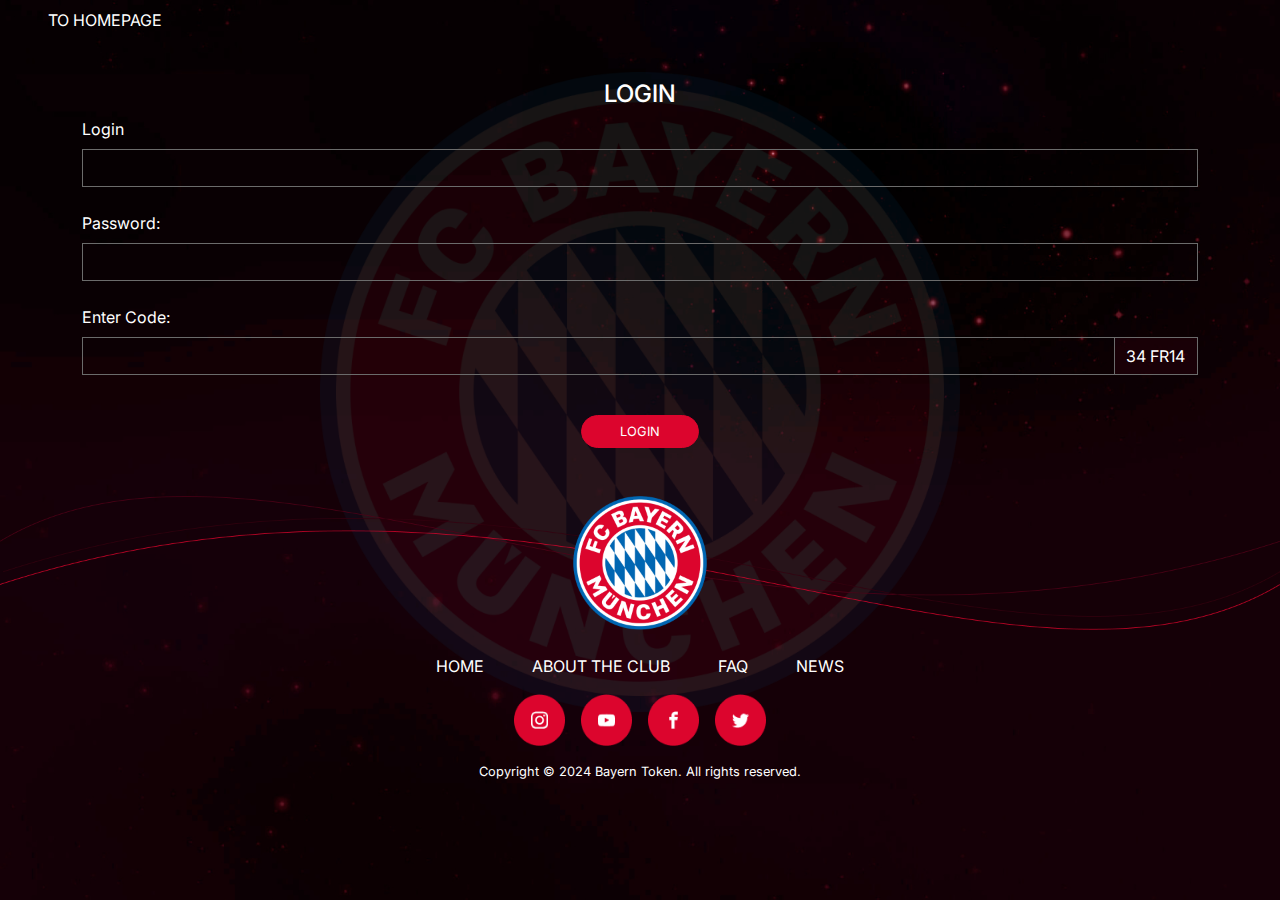
<file: login.html>
<!DOCTYPE html>
<html lang="en">
<head>
    <meta charset="UTF-8">
    <meta name="viewport" content="width=device-width, initial-scale=1.0">

    <link rel="stylesheet" href="bootstrap.css">
    <link rel="stylesheet" href="style.css">

    <link rel="preconnect" href="https://fonts.googleapis.com">
    <link rel="preconnect" href="https://fonts.gstatic.com" crossorigin>
    <link href="https://fonts.googleapis.com/css2?family=Eczar:wght@400..800&family=Inter:ital,opsz,wght@0,14..32,100..900;1,14..32,100..900&family=Montserrat+Alternates:ital,wght@0,100;0,200;0,300;0,400;0,500;0,600;0,700;0,800;0,900;1,100;1,200;1,300;1,400;1,500;1,600;1,700;1,800;1,900&display=swap" rel="stylesheet">

    <title>Log In</title>
</head>
<body class="logIn">

    <div class="d-flex justify-content-center">
      <img class="bg" src="img/bg.png">
    </div>

    <a class="nav-link ms-5 mt-2 mb-5" href="index.html">TO HOMEPAGE</a>

    <h4 class="text-center">LOGIN</h4>
    
    <form class="container mb-5">
        <div class="mb-4">
            <label for="validationCustomUsername" class="form-label">Login</label>
            <div class="input-group has-validation">
                <input type="text" class="form-control" id="validationCustomUsername" aria-describedby="inputGroupPrepend" required>
                <div class="invalid-feedback">
                    Пожалуйста, выберите имя пользователя.
                </div>
            </div>
        </div>
        <div class="mb-4">
          <label for="exampleInputPassword1" class="form-label">Password:</label>
          <input type="password" class="form-control" id="exampleInputPassword1" required>
        </div>
        <div class="mb-4">
            <label for="validationDefault05" class="form-label">Enter Code:</label>
            <div class="input-group">
                <input type="text" class="form-control" id="validationDefaultUsername"  aria-describedby="inputGroupPrepend2" required>
                <span class="input-group-text" id="inputGroupPrepend2">34 FR14</span>
            </div>
        </div>
        
        <div class="d-flex justify-content-center">
          <button type="submit" class="btn btn-danger mt-3">LOGIN</button>
        </div>
       
    </form>


    <a class="footer" href="index.html">
      <img src="img/footer.png" alt="logo">
    </a>
  
    <footer class="container-fluid mt-4">
      <div class="d-flex justify-content-center mb-3">
        <a class="nav-link me-5" aria-current="page" href="index.html">HOME</a>
        <a class="nav-link me-5" href="about.html">ABOUT THE CLUB</a>
        <a class="nav-link me-5" href="FAQ.html">FAQ</a>
        <a class="nav-link" href="news.html">NEWS</a>
      </div>
  
      <div class="d-flex justify-content-center mb-3">
        <a class="" href="#">
          <img src="img/inst.png" class="me-3">
        </a>
        <a class="" href="#">
          <img src="img/youtubeRed.png" class="me-3">
        </a>
        <a class="" href="#">
          <img src="img/facebookred.png" class="me-3">
        </a>
        <a class="" href="#">
          <img src="img/twitterRed.png">
        </a>
      </div>
  
      <div class="d-flex justify-content-center">
        <span>Copyright © 2024 Bayern Token. All rights reserved.</span>
      </div>
      
  
    </footer>

    <script src="bootstrap.js"></script>
</body>
</html>
</file>
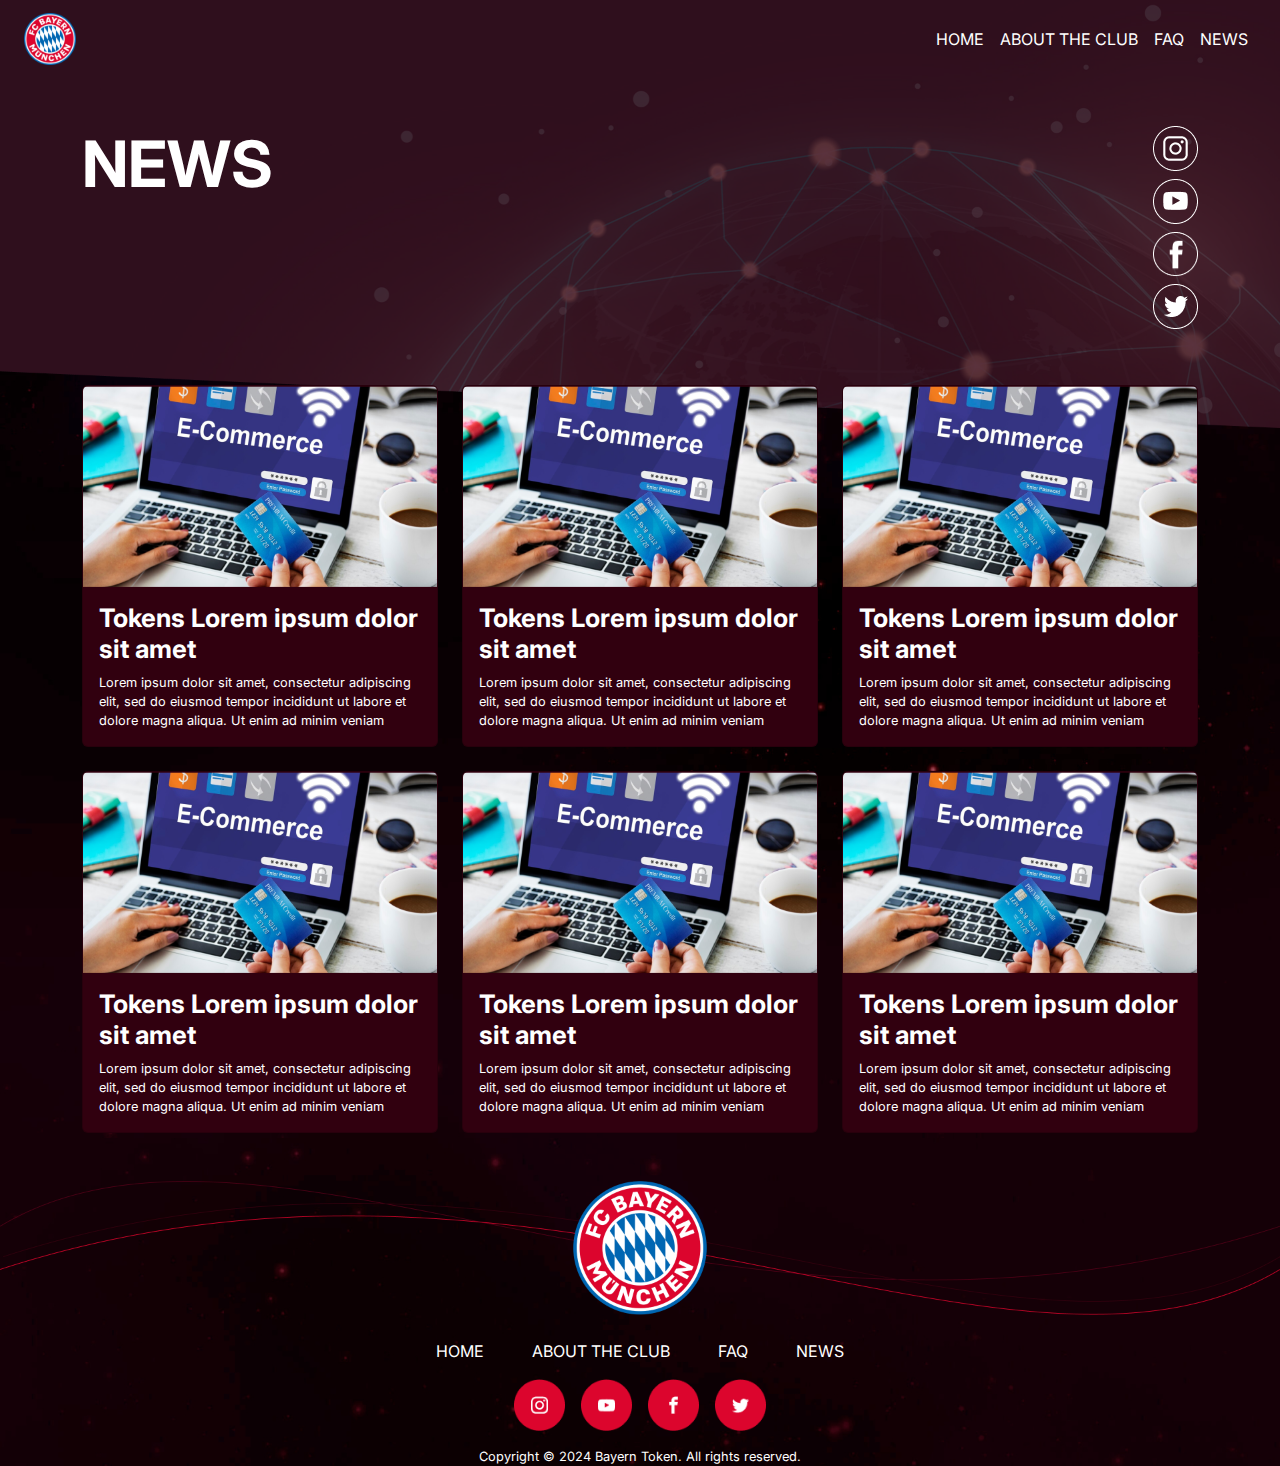
<file: news.html>
<!DOCTYPE html>
<html lang="en">
<head>
    <meta charset="UTF-8">
    <meta name="viewport" content="width=device-width, initial-scale=1.0">

    <link rel="stylesheet" href="bootstrap.css">
    <link rel="stylesheet" href="style.css">

    <link rel="preconnect" href="https://fonts.googleapis.com">
    <link rel="preconnect" href="https://fonts.gstatic.com" crossorigin>
    <link href="https://fonts.googleapis.com/css2?family=Eczar:wght@400..800&family=Inter:ital,opsz,wght@0,14..32,100..900;1,14..32,100..900&family=Montserrat+Alternates:ital,wght@0,100;0,200;0,300;0,400;0,500;0,600;0,700;0,800;0,900;1,100;1,200;1,300;1,400;1,500;1,600;1,700;1,800;1,900&display=swap" rel="stylesheet">

    <title>NEWS</title>
</head>
<body class="news">

  <div class="container-fluid ">
    <nav class="navbar navbar-expand-lg">
      <div class="d-flex container-fluid justify-content-between">
        <a class="navbar-brand" href="index.html">
          <img src="img/logo.png" alt="logo">
        </a>
        <button class="navbar-toggler" type="button" data-bs-toggle="collapse" data-bs-target="#navbarNav" aria-controls="navbarNav" aria-expanded="false" aria-label="Переключатель навигации">
          <img class="navbar-toggler-icon" src="img/menu.svg">
        </button>
        <div class="collapse navbar-collapse justify-content-end" id="navbarNav">
          <ul class="navbar-nav">
            <li class="nav-item">
              <a class="nav-link" aria-current="page" href="index.html">HOME</a>
            </li>
            <li class="nav-item">
              <a class="nav-link" href="about.html">ABOUT THE CLUB</a>
            </li>
            <li class="nav-item">
              <a class="nav-link red" href="FAQ.html">FAQ</a>
            </li>
            <li class="nav-item">
              <a class="nav-link red" href="news.html">NEWS</a>
            </li>
          </ul>
        </div>
      </div>
    </nav>
  </div>
  
  <div class="container-fluid d-flex align-items-center mt-5 mb-5">
    <div class="container" id="main">
      <div class="row">
        <div class="col-6">
          <h1>NEWS</h1>
        </div>
        <div class="col d-flex justify-content-end align-items-center">
          <div class="d-flex flex-column">
            <img src="img/instagram.png" width="30" class="mb-2 media">
            <img src="img/youtube.png"  width="30" class="mb-2 media">
            <img src="img/facebook.png"  width="30" class="mb-2 media">
            <img src="img/twitter.png"  width="30" class="mb-2 media">
          </div>
        </div>
      </div>
    </div>
  </div>

    <div class="container mb-5 mt-5">
        <div class="row row-cols-1 row-cols-md-3 g-4">
          <div class="col">
            <div class="card h-100">
              <img src="img/card.png" class="card-img-top" alt="...">
              <div class="card-body">
                <h5 class="card-title">Tokens Lorem ipsum dolor sit amet</h5>
                <p class="card-text">Lorem ipsum dolor sit amet, consectetur adipiscing elit, sed do eiusmod tempor incididunt ut labore et dolore magna aliqua. Ut enim ad minim veniam</p>
              </div>
              <div class="blur card-img-top">
                <a class="btn btn-danger more" href="article.html" role="button">MORE</a>
              </div>
            </div>
          </div>
          <div class="col">
            <div class="card h-100">
              <img src="img/card.png" class="card-img-top" alt="...">
              <div class="card-body">
                <h5 class="card-title">Tokens Lorem ipsum dolor sit amet</h5>
                <p class="card-text">Lorem ipsum dolor sit amet, consectetur adipiscing elit, sed do eiusmod tempor incididunt ut labore et dolore magna aliqua. Ut enim ad minim veniam</p>
              </div>
              <div class="blur card-img-top">
                <a class="btn btn-danger more" href="article.html" role="button">MORE</a>
              </div>
            </div>
          </div>
          <div class="col">
            <div class="card h-100">
              <img src="img/card.png" class="card-img-top" alt="...">
              <div class="card-body">
                <h5 class="card-title">Tokens Lorem ipsum dolor sit amet</h5>
                <p class="card-text">Lorem ipsum dolor sit amet, consectetur adipiscing elit, sed do eiusmod tempor incididunt ut labore et dolore magna aliqua. Ut enim ad minim veniam</p>
              </div>
              <div class="blur card-img-top">
                <a class="btn btn-danger more" href="article.html" role="button">MORE</a>
              </div>
            </div>
          </div>
          <div class="col">
            <div class="card h-100">
              <img src="img/card.png" class="card-img-top" alt="...">
              <div class="card-body">
                <h5 class="card-title">Tokens Lorem ipsum dolor sit amet</h5>
                <p class="card-text">Lorem ipsum dolor sit amet, consectetur adipiscing elit, sed do eiusmod tempor incididunt ut labore et dolore magna aliqua. Ut enim ad minim veniam</p>
              </div>
              <div class="blur card-img-top">
                <a class="btn btn-danger more" href="article.html" role="button">MORE</a>
              </div>
            </div>
          </div>
          <div class="col">
            <div class="card h-100">
              <img src="img/card.png" class="card-img-top" alt="...">
              <div class="card-body">
                <h5 class="card-title">Tokens Lorem ipsum dolor sit amet</h5>
                <p class="card-text">Lorem ipsum dolor sit amet, consectetur adipiscing elit, sed do eiusmod tempor incididunt ut labore et dolore magna aliqua. Ut enim ad minim veniam</p>
              </div>
              <div class="blur card-img-top">
                <a class="btn btn-danger more" href="article.html" role="button">MORE</a>
              </div>
            </div>
          </div>
          <div class="col">
            <div class="card h-100">
              <img src="img/card.png" class="card-img-top" alt="...">
              <div class="card-body">
                <h5 class="card-title">Tokens Lorem ipsum dolor sit amet</h5>
                <p class="card-text">Lorem ipsum dolor sit amet, consectetur adipiscing elit, sed do eiusmod tempor incididunt ut labore et dolore magna aliqua. Ut enim ad minim veniam</p>
              </div>
              <div class="blur card-img-top">
                <a class="btn btn-danger more" href="article.html" role="button">MORE</a>
              </div>
            </div>
          </div>
        </div>
    </div>

    <a class="footer" href="index.html">
      <img src="img/footer.png" alt="logo">
    </a>
  
    <footer class="container-fluid mt-4">
      <div class="d-flex justify-content-center mb-3">
        <a class="nav-link me-5" aria-current="page" href="index.html">HOME</a>
        <a class="nav-link me-5" href="about.html">ABOUT THE CLUB</a>
        <a class="nav-link me-5" href="FAQ.html">FAQ</a>
        <a class="nav-link" href="news.html">NEWS</a>
      </div>
  
      <div class="d-flex justify-content-center mb-3">
        <a class="" href="#">
          <img src="img/inst.png" class="me-3">
        </a>
        <a class="" href="#">
          <img src="img/youtubeRed.png" class="me-3">
        </a>
        <a class="" href="#">
          <img src="img/facebookred.png" class="me-3">
        </a>
        <a class="" href="#">
          <img src="img/twitterRed.png">
        </a>
      </div>
  
      <div class="d-flex justify-content-center">
        <span>Copyright © 2024 Bayern Token. All rights reserved.</span>
      </div>
      
  
    </footer>
  
    <script src="bootstrap.js"></script>
</body>
</html>
</file>
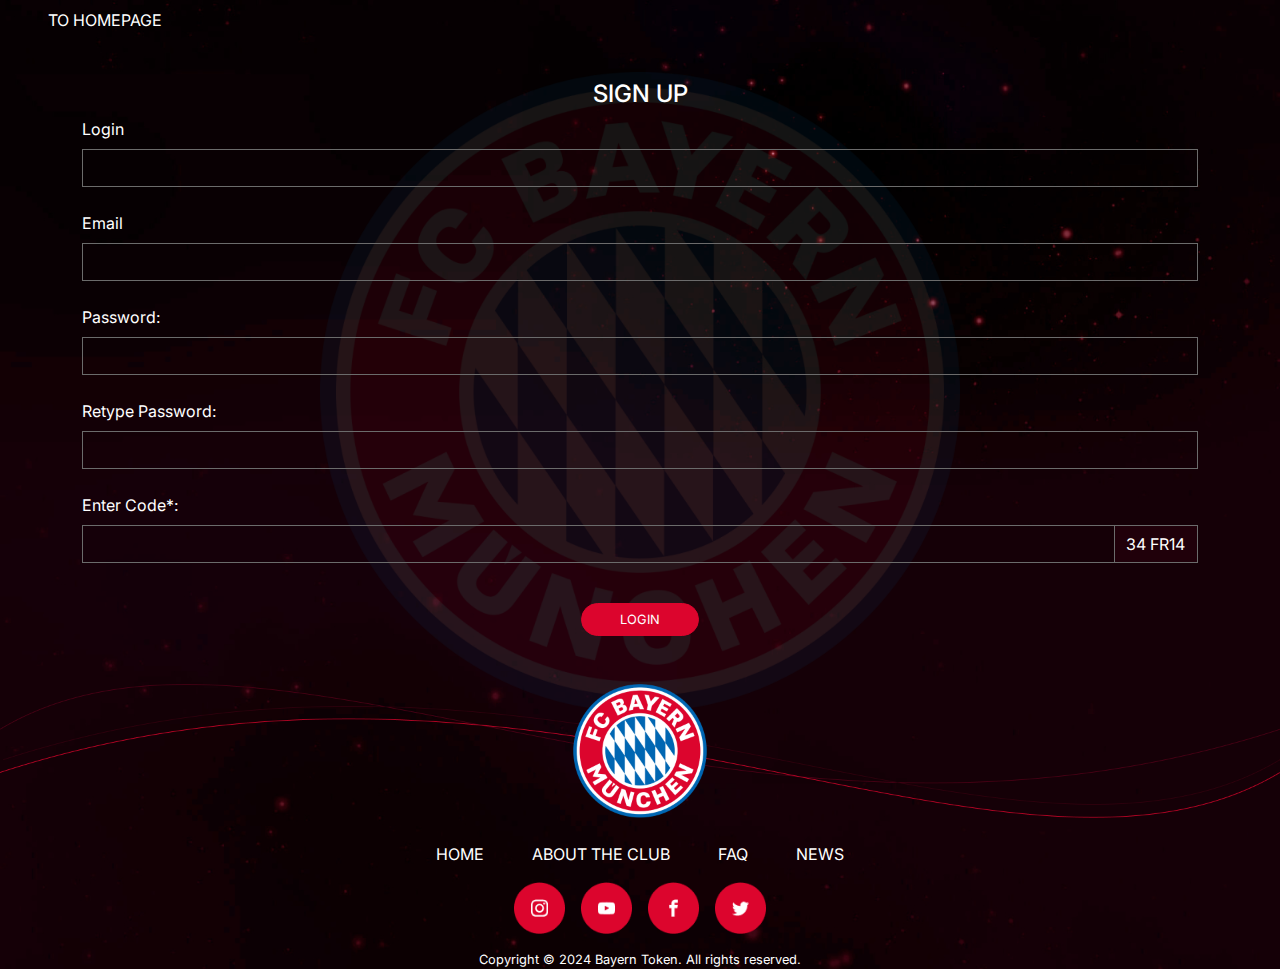
<file: signUp.html>
<!DOCTYPE html>
<html lang="en">
<head>
    <meta charset="UTF-8">
    <meta name="viewport" content="width=device-width, initial-scale=1.0">

    <link rel="stylesheet" href="bootstrap.css">
    <link rel="stylesheet" href="style.css">

    <link rel="preconnect" href="https://fonts.googleapis.com">
    <link rel="preconnect" href="https://fonts.gstatic.com" crossorigin>
    <link href="https://fonts.googleapis.com/css2?family=Eczar:wght@400..800&family=Inter:ital,opsz,wght@0,14..32,100..900;1,14..32,100..900&family=Montserrat+Alternates:ital,wght@0,100;0,200;0,300;0,400;0,500;0,600;0,700;0,800;0,900;1,100;1,200;1,300;1,400;1,500;1,600;1,700;1,800;1,900&display=swap" rel="stylesheet">

    <title>Sign Up</title>
</head>
<body class="signUp">
    <div class="d-flex justify-content-center">
      <img class="bg" src="img/bg.png">
    </div>

    <a class="nav-link ms-5 mt-2 mb-5" href="index.html">TO HOMEPAGE</a>

    <h4 class="text-center">SIGN UP</h4>
    
    <form class="container mb-5">
        <div class="mb-4">
            <label for="validationCustomUsername" class="form-label">Login</label>
            <div class="input-group has-validation">
                <input type="text" class="form-control" id="validationCustomUsername" aria-describedby="inputGroupPrepend" required>
                <div class="invalid-feedback">
                    Пожалуйста, выберите имя пользователя.
                </div>
            </div>
        </div>

        <div class="mb-4">
            <label for="exampleInputEmail1" class="form-label">Email</label>
            <input type="email" class="form-control" id="exampleInputEmail1" aria-describedby="emailHelp">
        </div>

        <div class="mb-4">
          <label for="exampleInputPassword1" class="form-label">Password:</label>
          <input type="password" class="form-control" id="exampleInputPassword1" required>
        </div>

        <div class="mb-4">
            <label for="exampleInputPassword1" class="form-label">Retype Password:</label>
            <input type="password" class="form-control" id="exampleInputPassword1" required>
          </div>

        <div class="mb-4">
            <label for="validationDefault05" class="form-label">Enter Code*:</label>
            <div class="input-group">
                <input type="text" class="form-control" id="validationDefaultUsername"  aria-describedby="inputGroupPrepend2" required>
                <span class="input-group-text" id="inputGroupPrepend2">34 FR14</span>
            </div>
        </div>

        <div class="d-flex justify-content-center">
          <button type="submit" class="btn btn-danger mt-3">LOGIN</button>
        </div>
    </form>

    <a class="footer" href="index.html">
      <img src="img/footer.png" alt="logo">
    </a>
  
    <footer class="container-fluid mt-4">
      <div class="d-flex justify-content-center mb-3">
        <a class="nav-link me-5" aria-current="page" href="index.html">HOME</a>
        <a class="nav-link me-5" href="about.html">ABOUT THE CLUB</a>
        <a class="nav-link me-5" href="FAQ.html">FAQ</a>
        <a class="nav-link" href="news.html">NEWS</a>
      </div>
  
      <div class="d-flex justify-content-center mb-3">
        <a class="" href="#">
          <img src="img/inst.png" class="me-3">
        </a>
        <a class="" href="#">
          <img src="img/youtubeRed.png" class="me-3">
        </a>
        <a class="" href="#">
          <img src="img/facebookred.png" class="me-3">
        </a>
        <a class="" href="#">
          <img src="img/twitterRed.png">
        </a>
      </div>
  
      <div class="d-flex justify-content-center">
        <span>Copyright © 2024 Bayern Token. All rights reserved.</span>
      </div>
      
  
    </footer>

    <script src="bootstrap.js"></script>
</body>
</html>
</file>
<file: style.css>
body{
    background-color: rgb(56, 56, 56);
    font-family: "Inter";
}

img{
    width: 100%;
}

.home{
    background-image: url("img/homeBG.png");
    background-size: cover;
    background-repeat: no-repeat;

    p{
        font-size: 1vw;
    }
}

h1{
    font-size: 5vw;
    font-weight: bold;
    color: #fff;
}

h5{
    font-weight: bold;
    font-size: 2vw;
}

p,span{
    font-size: 1vw;
}

p,h2.h3,h4,h5,h6,span{
    color: #fff;
}

.red{
    color: #a0003091;

}

.second{
    background-image: url("img/bg-second.png");
    background-size: cover;
    background-repeat: repeat-y;
    position: relative;
    top: -5vw;
    padding-top: 7vw;
}

.card{
    background-color:#31000F;
    color: #fff;
}

footer{

    div{
        img{
            width: 4vw;
        }
    }

}

.partner{
    width: 10vw;
    cursor: pointer;
}


.p1{
    position: relative;
    top: -22vw;
    left: 4vw;
}

.p2{
    position: relative;
    top: -26vw;
    left: 27vw;
}

.p3{
    position: relative;
    top: -24vw;
    right: -58vw;
}

.p4{
    position: relative;
    top: -2vw;
    right: -51vw;
}

.p5{
    position: relative;
    top: -11vw;
    left: -40vw;
}

.p6{
    position: relative;
    top: -14vw;
    left: -10vw;
}

.p7{
    position: relative;
    top: -3.5vw;
    left: -34vw;
}

.p8{
    position: relative;
    top: -7.5vw;
    left: -10vw;
}


.about{
    background-image: url("img/aboutBG.png");
    background-size: cover;
    background-repeat: no-repeat;
}

.clear{
    background-color: #31000f00;
    border: 1px solid #3D0011;
    border-radius: 0px;
    padding: 3vw;
    align-items: center;

    p{
        font-size: 10px;
    }

    h5{
        font-size: 1.25vw;
        font-weight: bold;
    }

    .card-img-top{
        width: 35%;
        margin-bottom: 3vw;
    }
}

.faq{
    background-image: url("img/faqBG.png");
    background-size: cover;
    background-repeat: no-repeat;
}

.news{
    background-image: url("img/newsBG.png");
    background-size: cover;
    background-repeat: no-repeat;
}

.article{
    background-image: url("img/articleBG.png");
    background-size: cover;
    background-repeat: no-repeat;
}

.logIn{
    background-image: url("img/signBG.png");
    background-size: cover;
    background-repeat: no-repeat;
}

.signUp{
    background-image: url("img/signBG.png");
    background-size: cover;
    background-repeat: no-repeat;
}

.nav-link{
    color: #fff;

    &:hover{
        color: #DC052D;
    }
}

.navbar-brand{
    img{
        width: 40%;
    }
}

.navbar-collapse{
    text-align: right;
    position: relative;
    top: 0;
    right: 0vw;
}

.media{
    width: 3.5vw;
    cursor: pointer;
}

.btn{
    border-radius: 2vw;
    padding-left: 3vw;
    padding-right: 3vw;
    font-size: 1vw;
}

.two{
    margin-top: 25vw;
}

.aboutUs{
    margin-bottom: 10vw;
}

.abouT{
    position: relative;
    z-index: 2;

}

.about1{
    position: absolute;
    top: -10vw;
    z-index: 1;
    margin-bottom: 100vw;
}

.about2{
    position: absolute;
    top: -15vw;
    right: 0vw;
    width: 80%;
    margin-bottom: 100vw;
}


.blur{
    background-color: #34000f00;
    position: absolute;
    height: 100%;

    a{
        background-color: #31000f00;
        border: #31000f00;
        color: #31000f00;
    }
}

.blur:hover{
    background-color: #34000f81;

    a{
        background-color: #DC052D;
        border: #DC052D;
        color: #fff;
    }
}

.more{
    position: absolute;
    top: 20%;
    left: 10vw;
}

.register{
    position: absolute;
    left: 42vw;
    top:3vw;
}

.smal{
    text-align: center;
    width: 40%;
}

.accordion-button{
    border: 1px solid #fff;
}

.logIn, .signUp{
    color: #fff;
}


.bg{
    width:50vw;
    height: 50vw;
    z-index: -1;
    position: absolute;
    top: 8%;
}


@media (min-width:1025px){
    .puk{
        display: flex;
        align-items: center;
        justify-content: space-between;
    }
}

.fut{
    font-size: 2.1vw;
}
</file>
